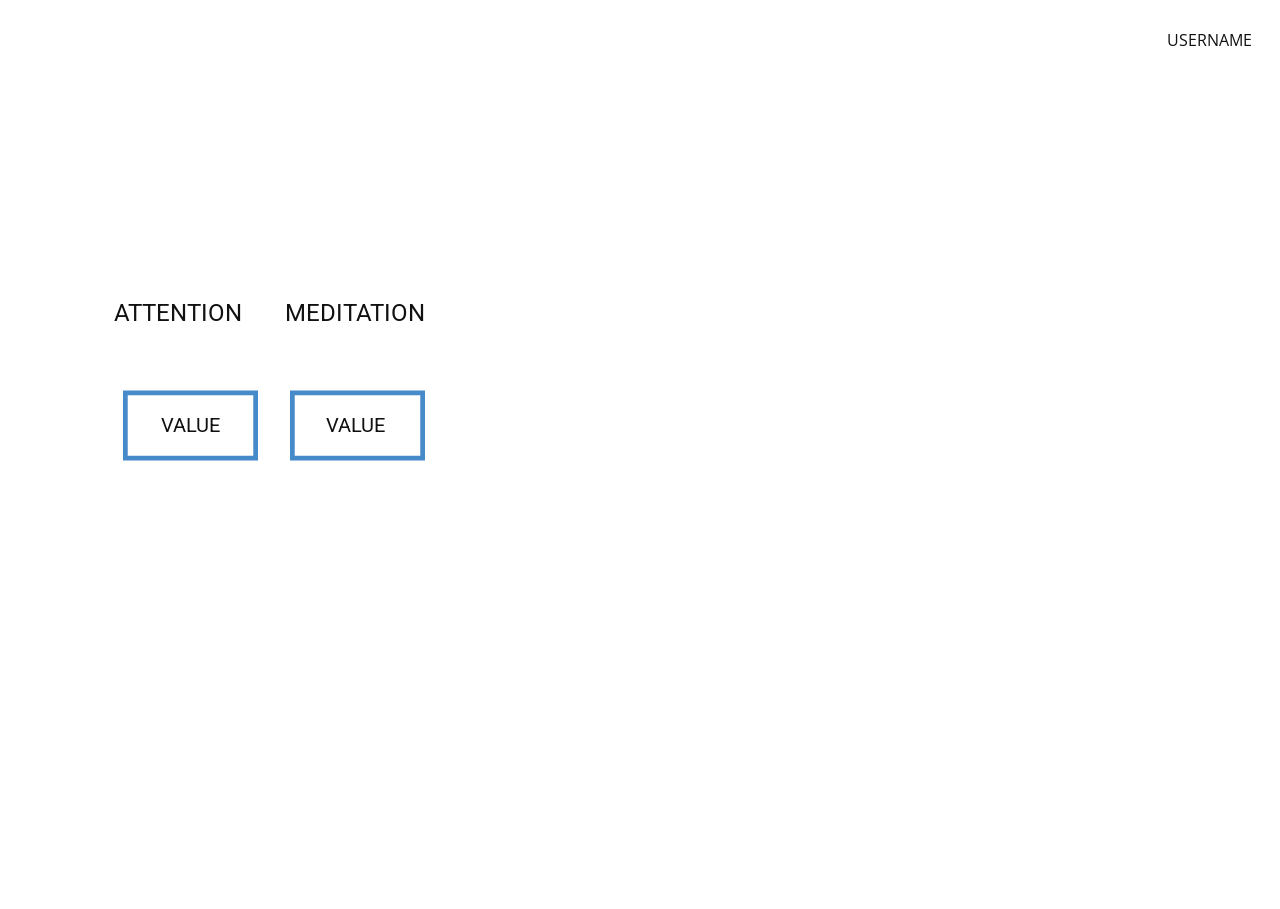
<file: MeetingWebsite/index.html>
<!DOCTYPE html>
<html style="font-size: 16px;">
  <head>
    <meta name="viewport" content="width=device-width, initial-scale=1.0">
    <meta charset="utf-8">
    <meta name="keywords" content="">
    <meta name="description" content="">
    <meta name="page_type" content="np-template-header-footer-from-plugin">
    <title>Home</title>
    <link rel="stylesheet" href="nicepage.css" media="screen">
<link rel="stylesheet" href="Home.css" media="screen">
    <script class="u-script" type="text/javascript" src="jquery.js" defer=""></script>
    <script class="u-script" type="text/javascript" src="nicepage.js" defer=""></script>
    <meta name="generator" content="Nicepage 3.9.3, nicepage.com">
    <link id="u-theme-google-font" rel="stylesheet" href="https://fonts.googleapis.com/css?family=Roboto:100,100i,300,300i,400,400i,500,500i,700,700i,900,900i|Open+Sans:300,300i,400,400i,600,600i,700,700i,800,800i">
    
    
    <script type="application/ld+json">{
		"@context": "http://schema.org",
		"@type": "Organization",
		"name": "",
		"url": "index.html"
}</script>
    <meta property="og:title" content="Home">
    <meta property="og:type" content="website">
    <meta name="theme-color" content="#478ac9">
    <link rel="canonical" href="index.html">
    <meta property="og:url" content="index.html">
  </head>
  <body data-home-page="Home.html" data-home-page-title="Home" class="u-body"><header class="u-clearfix u-header u-header" id="sec-f636"><div class="u-clearfix u-sheet u-sheet-1">
        <nav class="u-menu u-menu-dropdown u-offcanvas u-menu-1">
          <div class="menu-collapse" style="font-size: 1rem; letter-spacing: 0px;">
            <a class="u-button-style u-custom-left-right-menu-spacing u-custom-padding-bottom u-custom-top-bottom-menu-spacing u-nav-link u-text-active-palette-1-base u-text-hover-palette-2-base" href="#">
              <svg><use xmlns:xlink="http://www.w3.org/1999/xlink" xlink:href="#menu-hamburger"></use></svg>
              <svg version="1.1" xmlns="http://www.w3.org/2000/svg" xmlns:xlink="http://www.w3.org/1999/xlink"><defs><symbol id="menu-hamburger" viewBox="0 0 16 16" style="width: 16px; height: 16px;"><rect y="1" width="16" height="2"></rect><rect y="7" width="16" height="2"></rect><rect y="13" width="16" height="2"></rect>
</symbol>
</defs></svg>
            </a>
          </div>
          <div class="u-custom-menu u-nav-container">
            <ul class="u-nav u-unstyled u-nav-1"><li class="u-nav-item"><a class="u-button-style u-nav-link u-text-active-palette-1-base u-text-hover-palette-2-base" href="USERNAME.html" style="padding: 10px 20px;">USERNAME</a>
</li></ul>
          </div>
          <div class="u-custom-menu u-nav-container-collapse">
            <div class="u-black u-container-style u-inner-container-layout u-opacity u-opacity-95 u-sidenav">
              <div class="u-sidenav-overflow">
                <div class="u-menu-close"></div>
                <ul class="u-align-center u-nav u-popupmenu-items u-unstyled u-nav-2"><li class="u-nav-item"><a class="u-button-style u-nav-link" href="USERNAME.html" style="padding: 10px 20px;">USERNAME</a>
</li></ul>
              </div>
            </div>
            <div class="u-black u-menu-overlay u-opacity u-opacity-70"></div>
          </div>
        </nav>
      </div></header>
    <section class="u-clearfix u-section-1" id="sec-ada6">
      <div class="u-clearfix u-sheet u-sheet-1">
        <div class="u-clearfix u-expanded-width u-layout-wrap u-layout-wrap-1">
          <div class="u-layout">
            <div class="u-layout-row">
              <div class="u-container-style u-layout-cell u-size-23 u-layout-cell-1">
                <div class="u-container-layout u-container-layout-1">
                  <h3 class="u-text u-text-default u-text-1">ATTENTION</h3>
                  <h3 class="u-text u-text-default u-text-2">MEDITATION</h3><span class="u-icon u-icon-circle u-text-palette-1-base u-icon-1"><svg class="u-svg-link" preserveAspectRatio="xMidYMin slice" viewBox="0 0 85.666 85.666" style=""><use xmlns:xlink="http://www.w3.org/1999/xlink" xlink:href="#svg-0c69"></use></svg><svg class="u-svg-content" viewBox="0 0 85.666 85.666" x="0px" y="0px" id="svg-0c69" style="enable-background:new 0 0 85.666 85.666;"><g><g><path d="M85.666,64.999H0V20.667h85.666V64.999z M3,61.999h79.666V23.667H3V61.999z"></path>
</g>
</g></svg></span><span class="u-icon u-icon-circle u-text-palette-1-base u-icon-2"><svg class="u-svg-link" preserveAspectRatio="xMidYMin slice" viewBox="0 0 85.666 85.666" style=""><use xmlns:xlink="http://www.w3.org/1999/xlink" xlink:href="#svg-f084"></use></svg><svg class="u-svg-content" viewBox="0 0 85.666 85.666" x="0px" y="0px" id="svg-f084" style="enable-background:new 0 0 85.666 85.666;"><g><g><path d="M85.666,64.999H0V20.667h85.666V64.999z M3,61.999h79.666V23.667H3V61.999z"></path>
</g>
</g></svg></span>
                  <h5 class="u-text u-text-default u-text-3">VALUE</h5>
                  <h5 class="u-text u-text-default u-text-4">VALUE</h5>
                </div>
              </div>
              <div class="u-container-style u-layout-cell u-size-37 u-layout-cell-2">
                <div class="u-container-layout u-container-layout-2">
                  <div class="u-clearfix u-custom-html u-custom-html-1">
                    <iframe src="https://en.wikipedia.org/wiki/Computer" width="100%" height="600" style="border:none;"></iframe>
                  </div>
                </div>
              </div>
            </div>
          </div>
        </div>
      </div>
    </section>
    
    
    
  </body>
</html>
</file>
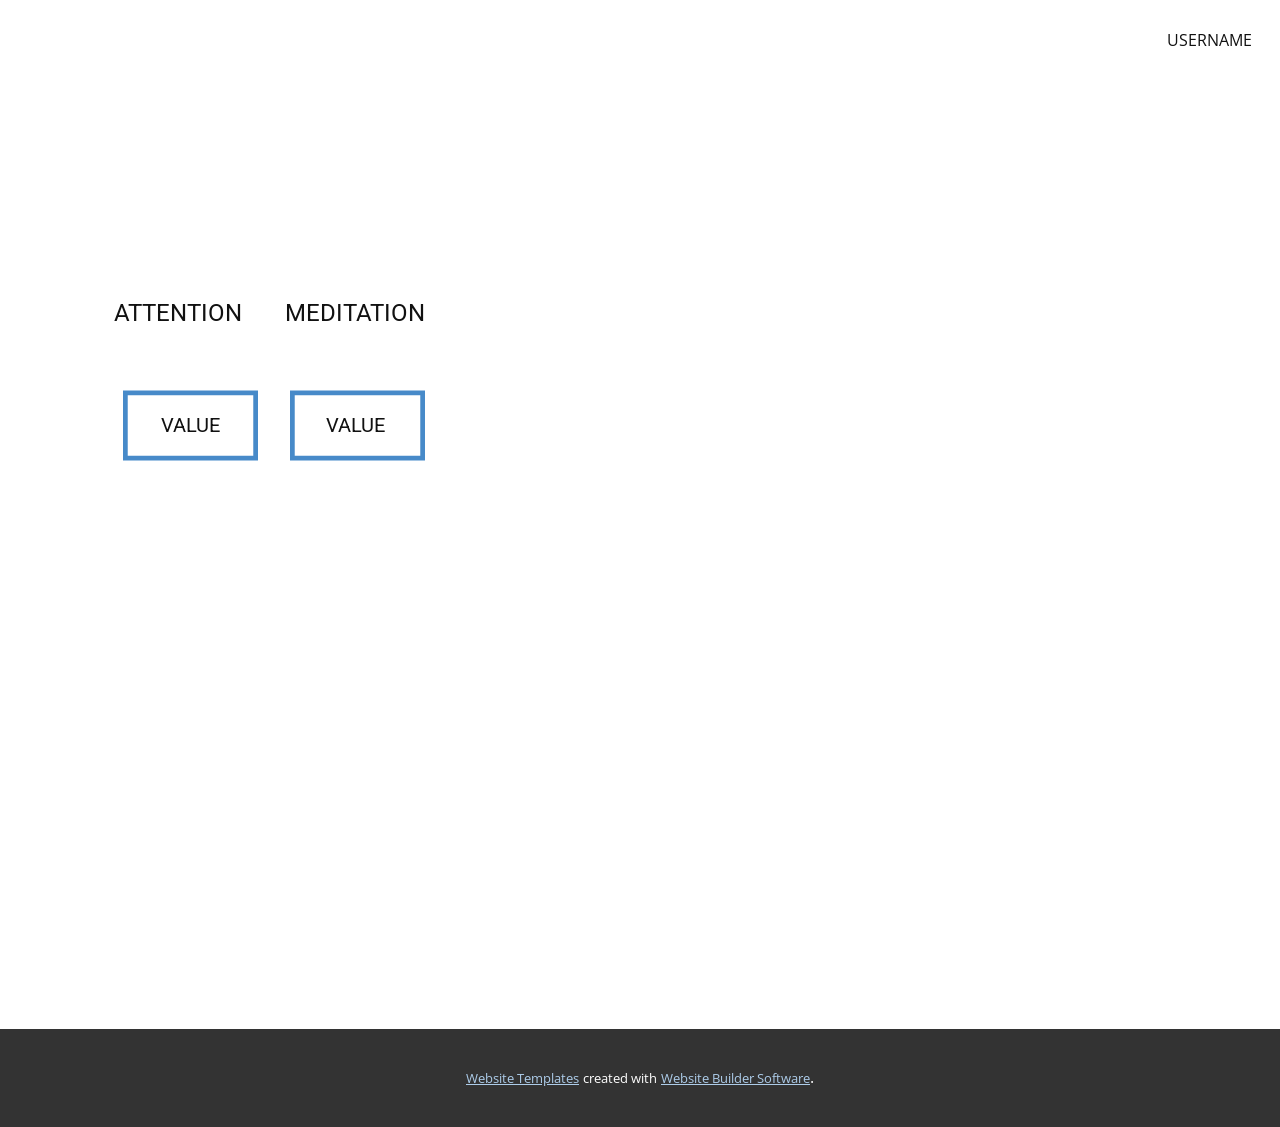
<file: MeetingWebsite/Home.html>
<!DOCTYPE html>
<html style="font-size: 16px;">
  <head>
    <meta name="viewport" content="width=device-width, initial-scale=1.0">
    <meta charset="utf-8">
    <meta name="keywords" content="">
    <meta name="description" content="">
    <meta name="page_type" content="np-template-header-footer-from-plugin">
    <title>Home</title>
    <link rel="stylesheet" href="nicepage.css" media="screen">
<link rel="stylesheet" href="Home.css" media="screen">
    <script class="u-script" type="text/javascript" src="jquery.js" defer=""></script>
    <script class="u-script" type="text/javascript" src="nicepage.js" defer=""></script>
    <meta name="generator" content="Nicepage 3.9.3, nicepage.com">
    <link id="u-theme-google-font" rel="stylesheet" href="https://fonts.googleapis.com/css?family=Roboto:100,100i,300,300i,400,400i,500,500i,700,700i,900,900i|Open+Sans:300,300i,400,400i,600,600i,700,700i,800,800i">
    
    
    <script type="application/ld+json">{
		"@context": "http://schema.org",
		"@type": "Organization",
		"name": "",
		"url": "index.html"
}</script>
    <meta property="og:title" content="Home">
    <meta property="og:type" content="website">
    <meta name="theme-color" content="#478ac9">
    <link rel="canonical" href="index.html">
    <meta property="og:url" content="index.html">
  </head>
  <body class="u-body"><header class="u-clearfix u-header u-header" id="sec-f636"><div class="u-clearfix u-sheet u-sheet-1">
        <nav class="u-menu u-menu-dropdown u-offcanvas u-menu-1">
          <div class="menu-collapse" style="font-size: 1rem; letter-spacing: 0px;">
            <a class="u-button-style u-custom-left-right-menu-spacing u-custom-padding-bottom u-custom-top-bottom-menu-spacing u-nav-link u-text-active-palette-1-base u-text-hover-palette-2-base" href="#">
              <svg><use xmlns:xlink="http://www.w3.org/1999/xlink" xlink:href="#menu-hamburger"></use></svg>
              <svg version="1.1" xmlns="http://www.w3.org/2000/svg" xmlns:xlink="http://www.w3.org/1999/xlink"><defs><symbol id="menu-hamburger" viewBox="0 0 16 16" style="width: 16px; height: 16px;"><rect y="1" width="16" height="2"></rect><rect y="7" width="16" height="2"></rect><rect y="13" width="16" height="2"></rect>
</symbol>
</defs></svg>
            </a>
          </div>
          <div class="u-custom-menu u-nav-container">
            <ul class="u-nav u-unstyled u-nav-1"><li class="u-nav-item"><a class="u-button-style u-nav-link u-text-active-palette-1-base u-text-hover-palette-2-base" href="USERNAME.html" style="padding: 10px 20px;">USERNAME</a>
</li></ul>
          </div>
          <div class="u-custom-menu u-nav-container-collapse">
            <div class="u-black u-container-style u-inner-container-layout u-opacity u-opacity-95 u-sidenav">
              <div class="u-sidenav-overflow">
                <div class="u-menu-close"></div>
                <ul class="u-align-center u-nav u-popupmenu-items u-unstyled u-nav-2"><li class="u-nav-item"><a class="u-button-style u-nav-link" href="USERNAME.html" style="padding: 10px 20px;">USERNAME</a>
</li></ul>
              </div>
            </div>
            <div class="u-black u-menu-overlay u-opacity u-opacity-70"></div>
          </div>
        </nav>
      </div></header>
    <section class="u-clearfix u-section-1" id="sec-ada6">
      <div class="u-clearfix u-sheet u-sheet-1">
        <div class="u-clearfix u-expanded-width u-layout-wrap u-layout-wrap-1">
          <div class="u-layout">
            <div class="u-layout-row">
              <div class="u-container-style u-layout-cell u-size-23 u-layout-cell-1">
                <div class="u-container-layout u-container-layout-1">
                  <h3 class="u-text u-text-default u-text-1">ATTENTION</h3>
                  <h3 class="u-text u-text-default u-text-2">MEDITATION</h3><span class="u-icon u-icon-circle u-text-palette-1-base u-icon-1"><svg class="u-svg-link" preserveAspectRatio="xMidYMin slice" viewBox="0 0 85.666 85.666" style=""><use xmlns:xlink="http://www.w3.org/1999/xlink" xlink:href="#svg-0c69"></use></svg><svg class="u-svg-content" viewBox="0 0 85.666 85.666" x="0px" y="0px" id="svg-0c69" style="enable-background:new 0 0 85.666 85.666;"><g><g><path d="M85.666,64.999H0V20.667h85.666V64.999z M3,61.999h79.666V23.667H3V61.999z"></path>
</g>
</g></svg></span><span class="u-icon u-icon-circle u-text-palette-1-base u-icon-2"><svg class="u-svg-link" preserveAspectRatio="xMidYMin slice" viewBox="0 0 85.666 85.666" style=""><use xmlns:xlink="http://www.w3.org/1999/xlink" xlink:href="#svg-f084"></use></svg><svg class="u-svg-content" viewBox="0 0 85.666 85.666" x="0px" y="0px" id="svg-f084" style="enable-background:new 0 0 85.666 85.666;"><g><g><path d="M85.666,64.999H0V20.667h85.666V64.999z M3,61.999h79.666V23.667H3V61.999z"></path>
</g>
</g></svg></span>
                  <h5 class="u-text u-text-default u-text-3">VALUE</h5>
                  <h5 class="u-text u-text-default u-text-4">VALUE</h5>
                </div>
              </div>
              <div class="u-container-style u-layout-cell u-size-37 u-layout-cell-2">
                <div class="u-container-layout u-container-layout-2">
                  <div class="u-clearfix u-custom-html u-custom-html-1">
                    <iframe src="https://en.wikipedia.org/wiki/Computer" width="100%" height="600" style="border:none;"></iframe>
                  </div>
                </div>
              </div>
            </div>
          </div>
        </div>
      </div>
    </section>
    
    
    <footer class="u-align-left u-clearfix u-footer" id="sec-f1f1"><div class="u-clearfix u-sheet u-sheet-1"></div></footer>
    <section class="u-backlink u-clearfix u-grey-80">
      <a class="u-link" href="https://nicepage.com/website-templates" target="_blank">
        <span>Website Templates</span>
      </a>
      <p class="u-text">
        <span>created with</span>
      </p>
      <a class="u-link" href="https://nicepage.com/" target="_blank">
        <span>Website Builder Software</span>
      </a>. 
    </section>
  </body>
</html>
</file>
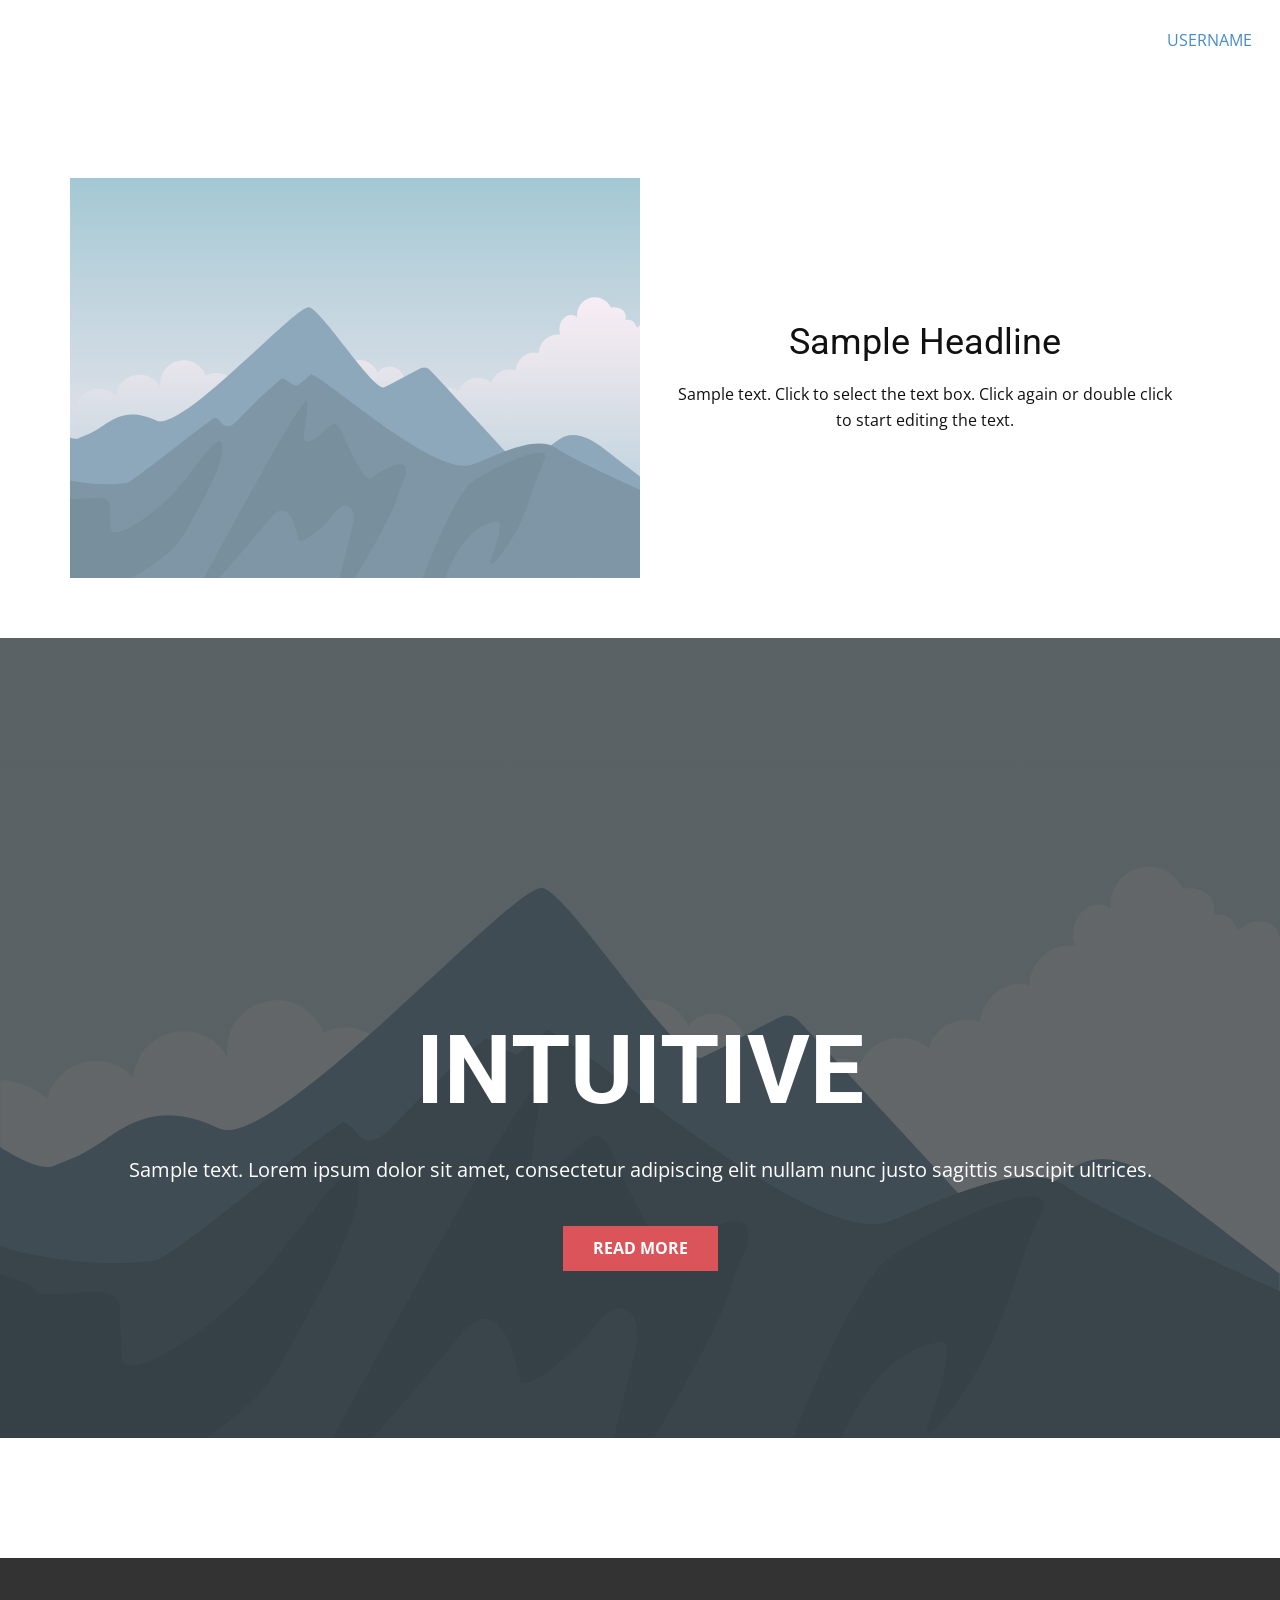
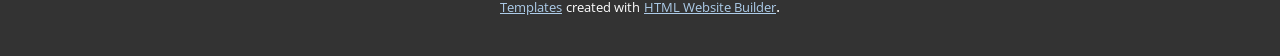
<file: MeetingWebsite/USERNAME.html>
<!DOCTYPE html>
<html style="font-size: 16px;">
  <head>
    <meta name="viewport" content="width=device-width, initial-scale=1.0">
    <meta charset="utf-8">
    <meta name="keywords" content="INTUITIVE">
    <meta name="description" content="">
    <meta name="page_type" content="np-template-header-footer-from-plugin">
    <title>USERNAME</title>
    <link rel="stylesheet" href="nicepage.css" media="screen">
<link rel="stylesheet" href="USERNAME.css" media="screen">
    <script class="u-script" type="text/javascript" src="jquery.js" defer=""></script>
    <script class="u-script" type="text/javascript" src="nicepage.js" defer=""></script>
    <meta name="generator" content="Nicepage 3.9.3, nicepage.com">
    <link id="u-theme-google-font" rel="stylesheet" href="https://fonts.googleapis.com/css?family=Roboto:100,100i,300,300i,400,400i,500,500i,700,700i,900,900i|Open+Sans:300,300i,400,400i,600,600i,700,700i,800,800i">
    
    
    
    <script type="application/ld+json">{
		"@context": "http://schema.org",
		"@type": "Organization",
		"name": "",
		"url": "index.html"
}</script>
    <meta property="og:title" content="USERNAME">
    <meta property="og:type" content="website">
    <meta name="theme-color" content="#478ac9">
    <link rel="canonical" href="index.html">
    <meta property="og:url" content="index.html">
  </head>
  <body class="u-body"><header class="u-clearfix u-header u-header" id="sec-f636"><div class="u-clearfix u-sheet u-sheet-1">
        <nav class="u-menu u-menu-dropdown u-offcanvas u-menu-1">
          <div class="menu-collapse" style="font-size: 1rem; letter-spacing: 0px;">
            <a class="u-button-style u-custom-left-right-menu-spacing u-custom-padding-bottom u-custom-top-bottom-menu-spacing u-nav-link u-text-active-palette-1-base u-text-hover-palette-2-base" href="#">
              <svg><use xmlns:xlink="http://www.w3.org/1999/xlink" xlink:href="#menu-hamburger"></use></svg>
              <svg version="1.1" xmlns="http://www.w3.org/2000/svg" xmlns:xlink="http://www.w3.org/1999/xlink"><defs><symbol id="menu-hamburger" viewBox="0 0 16 16" style="width: 16px; height: 16px;"><rect y="1" width="16" height="2"></rect><rect y="7" width="16" height="2"></rect><rect y="13" width="16" height="2"></rect>
</symbol>
</defs></svg>
            </a>
          </div>
          <div class="u-custom-menu u-nav-container">
            <ul class="u-nav u-unstyled u-nav-1"><li class="u-nav-item"><a class="u-button-style u-nav-link u-text-active-palette-1-base u-text-hover-palette-2-base" href="USERNAME.html" style="padding: 10px 20px;">USERNAME</a>
</li></ul>
          </div>
          <div class="u-custom-menu u-nav-container-collapse">
            <div class="u-black u-container-style u-inner-container-layout u-opacity u-opacity-95 u-sidenav">
              <div class="u-sidenav-overflow">
                <div class="u-menu-close"></div>
                <ul class="u-align-center u-nav u-popupmenu-items u-unstyled u-nav-2"><li class="u-nav-item"><a class="u-button-style u-nav-link" href="USERNAME.html" style="padding: 10px 20px;">USERNAME</a>
</li></ul>
              </div>
            </div>
            <div class="u-black u-menu-overlay u-opacity u-opacity-70"></div>
          </div>
        </nav>
      </div></header>
    <section class="u-clearfix u-section-1" id="sec-f91e">
      <div class="u-clearfix u-sheet u-sheet-1">
        <div class="u-clearfix u-expanded-width u-layout-wrap u-layout-wrap-1">
          <div class="u-layout">
            <div class="u-layout-row">
              <div class="u-container-style u-image u-layout-cell u-size-30 u-image-1" data-image-width="400" data-image-height="265">
                <div class="u-container-layout u-container-layout-1"></div>
              </div>
              <div class="u-align-center u-container-style u-layout-cell u-size-30 u-layout-cell-2">
                <div class="u-container-layout u-valign-middle u-container-layout-2">
                  <h2 class="u-text u-text-default u-text-1">Sample Headline</h2>
                  <p class="u-text u-text-default u-text-2">Sample text. Click to select the text box. Click again or double click to start editing the text.</p>
                </div>
              </div>
            </div>
          </div>
        </div>
      </div>
    </section>
    <section class="u-align-center u-clearfix u-image u-shading u-section-2" src="" data-image-width="256" data-image-height="256" id="sec-c9ed">
      <div class="u-clearfix u-sheet u-valign-middle u-sheet-1">
        <h1 class="u-text u-title u-text-1">INTUITIVE</h1>
        <p class="u-large-text u-text u-text-variant u-text-2">Sample text. Lorem ipsum dolor sit amet, consectetur adipiscing elit nullam nunc justo sagittis suscipit ultrices.</p>
        <a href="#" class="u-btn u-button-style u-palette-2-base u-btn-1">Read More</a>
      </div>
    </section>
    
    
    <footer class="u-align-left u-clearfix u-footer" id="sec-f1f1"><div class="u-clearfix u-sheet u-sheet-1"></div></footer>
    <section class="u-backlink u-clearfix u-grey-80">
      <a class="u-link" href="https://nicepage.com/templates" target="_blank">
        <span>Templates</span>
      </a>
      <p class="u-text">
        <span>created with</span>
      </p>
      <a class="u-link" href="https://nicepage.com/html-website-builder" target="_blank">
        <span>HTML Website Builder</span>
      </a>. 
    </section>
  </body>
</html>
</file>
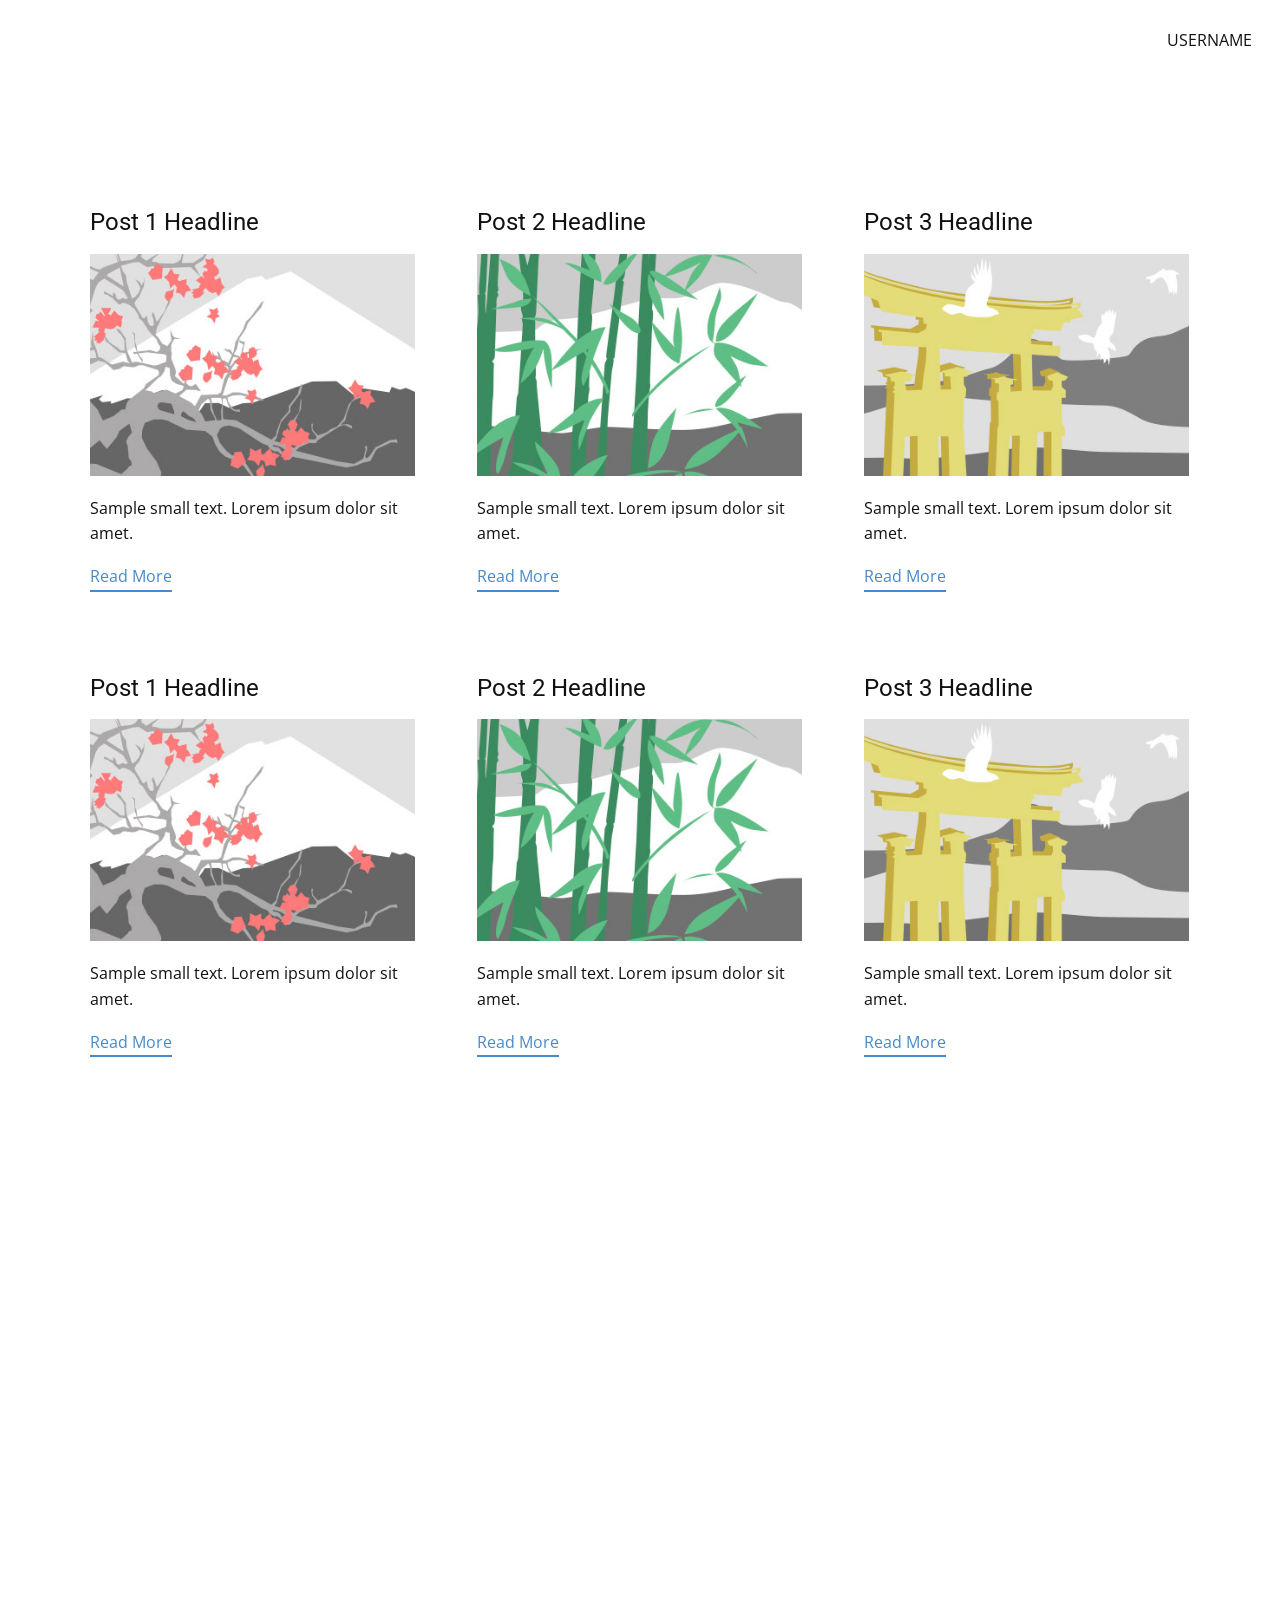
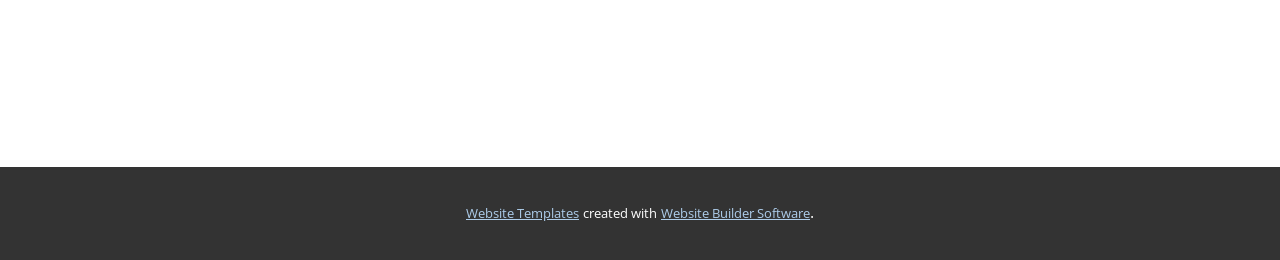
<file: MeetingWebsite/blog/blog.html>
<html style="font-size: 16px;"><head>
    <meta name="viewport" content="width=device-width, initial-scale=1.0">
    <meta charset="utf-8">
    <meta name="keywords" content="">
    <meta name="description" content="">
    <meta name="page_type" content="np-template-header-footer-from-plugin">
    <title>Blog Template</title>
    <link rel="stylesheet" href="../nicepage.css" media="screen">
<link rel="stylesheet" href="../Blog-Template.css" media="screen">
    <script class="u-script" type="text/javascript" src="../jquery.js" defer=""></script>
    <script class="u-script" type="text/javascript" src="../nicepage.js" defer=""></script>
    <meta name="generator" content="Nicepage 3.9.3, nicepage.com">
    <link id="u-theme-google-font" rel="stylesheet" href="https://fonts.googleapis.com/css?family=Roboto:100,100i,300,300i,400,400i,500,500i,700,700i,900,900i|Open+Sans:300,300i,400,400i,600,600i,700,700i,800,800i">
    
    
    
    <script type="application/ld+json">{
		"@context": "http://schema.org",
		"@type": "Organization",
		"name": "",
		"url": "index.html"
}</script>
    <meta property="og:title" content="Blog Template">
    <meta property="og:type" content="website">
    <meta name="theme-color" content="#478ac9">
    <link rel="canonical" href="../index.html">
    <meta property="og:url" content="index.html">
  </head>
  <body class="u-body"><header class="u-clearfix u-header u-header" id="sec-f636"><div class="u-clearfix u-sheet u-sheet-1">
        <nav class="u-menu u-menu-dropdown u-offcanvas u-menu-1">
          <div class="menu-collapse" style="font-size: 1rem; letter-spacing: 0px;">
            <a class="u-button-style u-custom-left-right-menu-spacing u-custom-padding-bottom u-custom-top-bottom-menu-spacing u-nav-link u-text-active-palette-1-base u-text-hover-palette-2-base" href="#">
              <svg><use xmlns:xlink="http://www.w3.org/1999/xlink" xlink:href="#menu-hamburger"></use></svg>
              <svg version="1.1" xmlns="http://www.w3.org/2000/svg" xmlns:xlink="http://www.w3.org/1999/xlink"><defs><symbol id="menu-hamburger" viewBox="0 0 16 16" style="width: 16px; height: 16px;"><rect y="1" width="16" height="2"></rect><rect y="7" width="16" height="2"></rect><rect y="13" width="16" height="2"></rect>
</symbol>
</defs></svg>
            </a>
          </div>
          <div class="u-custom-menu u-nav-container">
            <ul class="u-nav u-unstyled u-nav-1"><li class="u-nav-item"><a class="u-button-style u-nav-link u-text-active-palette-1-base u-text-hover-palette-2-base" href="../USERNAME.html" style="padding: 10px 20px;">USERNAME</a>
</li></ul>
          </div>
          <div class="u-custom-menu u-nav-container-collapse">
            <div class="u-black u-container-style u-inner-container-layout u-opacity u-opacity-95 u-sidenav">
              <div class="u-sidenav-overflow">
                <div class="u-menu-close"></div>
                <ul class="u-align-center u-nav u-popupmenu-items u-unstyled u-nav-2"><li class="u-nav-item"><a class="u-button-style u-nav-link" href="../USERNAME.html" style="padding: 10px 20px;">USERNAME</a>
</li></ul>
              </div>
            </div>
            <div class="u-black u-menu-overlay u-opacity u-opacity-70"></div>
          </div>
        </nav>
      </div></header>
    <section class="u-clearfix u-section-1" id="sec-92e3">
      <div class="u-clearfix u-sheet u-valign-middle u-sheet-1"><!--blog--><!--blog_options_json--><!--{"type":"Recent","source":"","tags":"","count":""}--><!--/blog_options_json-->
        <div class="u-blog u-expanded-width u-repeater u-repeater-1"><!--blog_post-->
          <div class="u-blog-post u-container-style u-repeater-item u-white u-repeater-item-1">
            <div class="u-container-layout u-similar-container u-valign-top u-container-layout-1"><!--blog_post_header-->
              <h4 class="u-blog-control u-text u-text-1">
                <a class="u-post-header-link" href="../blog/post.html"><!--blog_post_header_content-->Post 1 Headline<!--/blog_post_header_content--></a>
              </h4><!--/blog_post_header--><!--blog_post_image-->
              <a class="u-post-header-link" href="../blog/post.html"><img alt="" class="u-blog-control u-expanded-width u-image u-image-default u-image-1" src="[data-uri]"></a><!--/blog_post_image--><!--blog_post_content-->
              <div class="u-blog-control u-post-content u-text u-text-2 fr-view">Sample small text. Lorem ipsum dolor sit amet.</div><!--/blog_post_content--><!--blog_post_readmore-->
              <a href="../blog/post.html" class="u-blog-control u-border-2 u-border-palette-1-base u-btn u-btn-rectangle u-button-style u-none u-btn-1"><!--blog_post_readmore_content-->Read More<!--/blog_post_readmore_content--></a><!--/blog_post_readmore-->
            </div>
          </div><div class="u-blog-post u-container-style u-repeater-item u-video-cover u-white">
            <div class="u-container-layout u-similar-container u-valign-top u-container-layout-2"><!--blog_post_header-->
              <h4 class="u-blog-control u-text u-text-3">
                <a class="u-post-header-link" href="../blog/post-1.html"><!--blog_post_header_content-->Post 2 Headline<!--/blog_post_header_content--></a>
              </h4><!--/blog_post_header--><!--blog_post_image-->
              <a class="u-post-header-link" href="../blog/post-1.html"><img alt="" class="u-blog-control u-expanded-width u-image u-image-default u-image-2" src="[data-uri]"></a><!--/blog_post_image--><!--blog_post_content-->
              <div class="u-blog-control u-post-content u-text u-text-4 fr-view">Sample small text. Lorem ipsum dolor sit amet.</div><!--/blog_post_content--><!--blog_post_readmore-->
              <a href="../blog/post-1.html" class="u-blog-control u-border-2 u-border-palette-1-base u-btn u-btn-rectangle u-button-style u-none u-btn-2"><!--blog_post_readmore_content-->Read More<!--/blog_post_readmore_content--></a><!--/blog_post_readmore-->
            </div>
          </div><div class="u-blog-post u-container-style u-repeater-item u-video-cover u-white">
            <div class="u-container-layout u-similar-container u-valign-top u-container-layout-3"><!--blog_post_header-->
              <h4 class="u-blog-control u-text u-text-5">
                <a class="u-post-header-link" href="../blog/post-2.html"><!--blog_post_header_content-->Post 3 Headline<!--/blog_post_header_content--></a>
              </h4><!--/blog_post_header--><!--blog_post_image-->
              <a class="u-post-header-link" href="../blog/post-2.html"><img alt="" class="u-blog-control u-expanded-width u-image u-image-default u-image-3" src="[data-uri]"></a><!--/blog_post_image--><!--blog_post_content-->
              <div class="u-blog-control u-post-content u-text u-text-6 fr-view">Sample small text. Lorem ipsum dolor sit amet.</div><!--/blog_post_content--><!--blog_post_readmore-->
              <a href="../blog/post-2.html" class="u-blog-control u-border-2 u-border-palette-1-base u-btn u-btn-rectangle u-button-style u-none u-btn-3"><!--blog_post_readmore_content-->Read More<!--/blog_post_readmore_content--></a><!--/blog_post_readmore-->
            </div>
          </div><div class="u-blog-post u-container-style u-repeater-item u-white u-repeater-item-1">
            <div class="u-container-layout u-similar-container u-valign-top u-container-layout-1"><!--blog_post_header-->
              <h4 class="u-blog-control u-text u-text-1">
                <a class="u-post-header-link" href="../blog/post-3.html"><!--blog_post_header_content-->Post 1 Headline<!--/blog_post_header_content--></a>
              </h4><!--/blog_post_header--><!--blog_post_image-->
              <a class="u-post-header-link" href="../blog/post-3.html"><img alt="" class="u-blog-control u-expanded-width u-image u-image-default u-image-1" src="[data-uri]"></a><!--/blog_post_image--><!--blog_post_content-->
              <div class="u-blog-control u-post-content u-text u-text-2 fr-view">Sample small text. Lorem ipsum dolor sit amet.</div><!--/blog_post_content--><!--blog_post_readmore-->
              <a href="../blog/post-3.html" class="u-blog-control u-border-2 u-border-palette-1-base u-btn u-btn-rectangle u-button-style u-none u-btn-1"><!--blog_post_readmore_content-->Read More<!--/blog_post_readmore_content--></a><!--/blog_post_readmore-->
            </div>
          </div><div class="u-blog-post u-container-style u-repeater-item u-video-cover u-white">
            <div class="u-container-layout u-similar-container u-valign-top u-container-layout-2"><!--blog_post_header-->
              <h4 class="u-blog-control u-text u-text-3">
                <a class="u-post-header-link" href="../blog/post-4.html"><!--blog_post_header_content-->Post 2 Headline<!--/blog_post_header_content--></a>
              </h4><!--/blog_post_header--><!--blog_post_image-->
              <a class="u-post-header-link" href="../blog/post-4.html"><img alt="" class="u-blog-control u-expanded-width u-image u-image-default u-image-2" src="[data-uri]"></a><!--/blog_post_image--><!--blog_post_content-->
              <div class="u-blog-control u-post-content u-text u-text-4 fr-view">Sample small text. Lorem ipsum dolor sit amet.</div><!--/blog_post_content--><!--blog_post_readmore-->
              <a href="../blog/post-4.html" class="u-blog-control u-border-2 u-border-palette-1-base u-btn u-btn-rectangle u-button-style u-none u-btn-2"><!--blog_post_readmore_content-->Read More<!--/blog_post_readmore_content--></a><!--/blog_post_readmore-->
            </div>
          </div><div class="u-blog-post u-container-style u-repeater-item u-video-cover u-white">
            <div class="u-container-layout u-similar-container u-valign-top u-container-layout-3"><!--blog_post_header-->
              <h4 class="u-blog-control u-text u-text-5">
                <a class="u-post-header-link" href="../blog/post-5.html"><!--blog_post_header_content-->Post 3 Headline<!--/blog_post_header_content--></a>
              </h4><!--/blog_post_header--><!--blog_post_image-->
              <a class="u-post-header-link" href="../blog/post-5.html"><img alt="" class="u-blog-control u-expanded-width u-image u-image-default u-image-3" src="[data-uri]"></a><!--/blog_post_image--><!--blog_post_content-->
              <div class="u-blog-control u-post-content u-text u-text-6 fr-view">Sample small text. Lorem ipsum dolor sit amet.</div><!--/blog_post_content--><!--blog_post_readmore-->
              <a href="../blog/post-5.html" class="u-blog-control u-border-2 u-border-palette-1-base u-btn u-btn-rectangle u-button-style u-none u-btn-3"><!--blog_post_readmore_content-->Read More<!--/blog_post_readmore_content--></a><!--/blog_post_readmore-->
            </div>
          </div><!--/blog_post--><!--blog_post-->
          <!--/blog_post--><!--blog_post-->
          <!--/blog_post-->
        </div><!--/blog-->
      </div>
    </section>
    <section class="u-clearfix u-section-2" id="sec-48f8">
      <div class="u-clearfix u-sheet u-sheet-1"></div>
    </section>
    
    
    <footer class="u-align-left u-clearfix u-footer" id="sec-f1f1"><div class="u-clearfix u-sheet u-sheet-1"></div></footer>
    <section class="u-backlink u-clearfix u-grey-80">
      <a class="u-link" href="https://nicepage.com/website-templates" target="_blank">
        <span>Website Templates</span>
      </a>
      <p class="u-text">
        <span>created with</span>
      </p>
      <a class="u-link" href="https://nicepage.com/" target="_blank">
        <span>Website Builder Software</span>
      </a>. 
    </section>
  
</body></html>
</file>
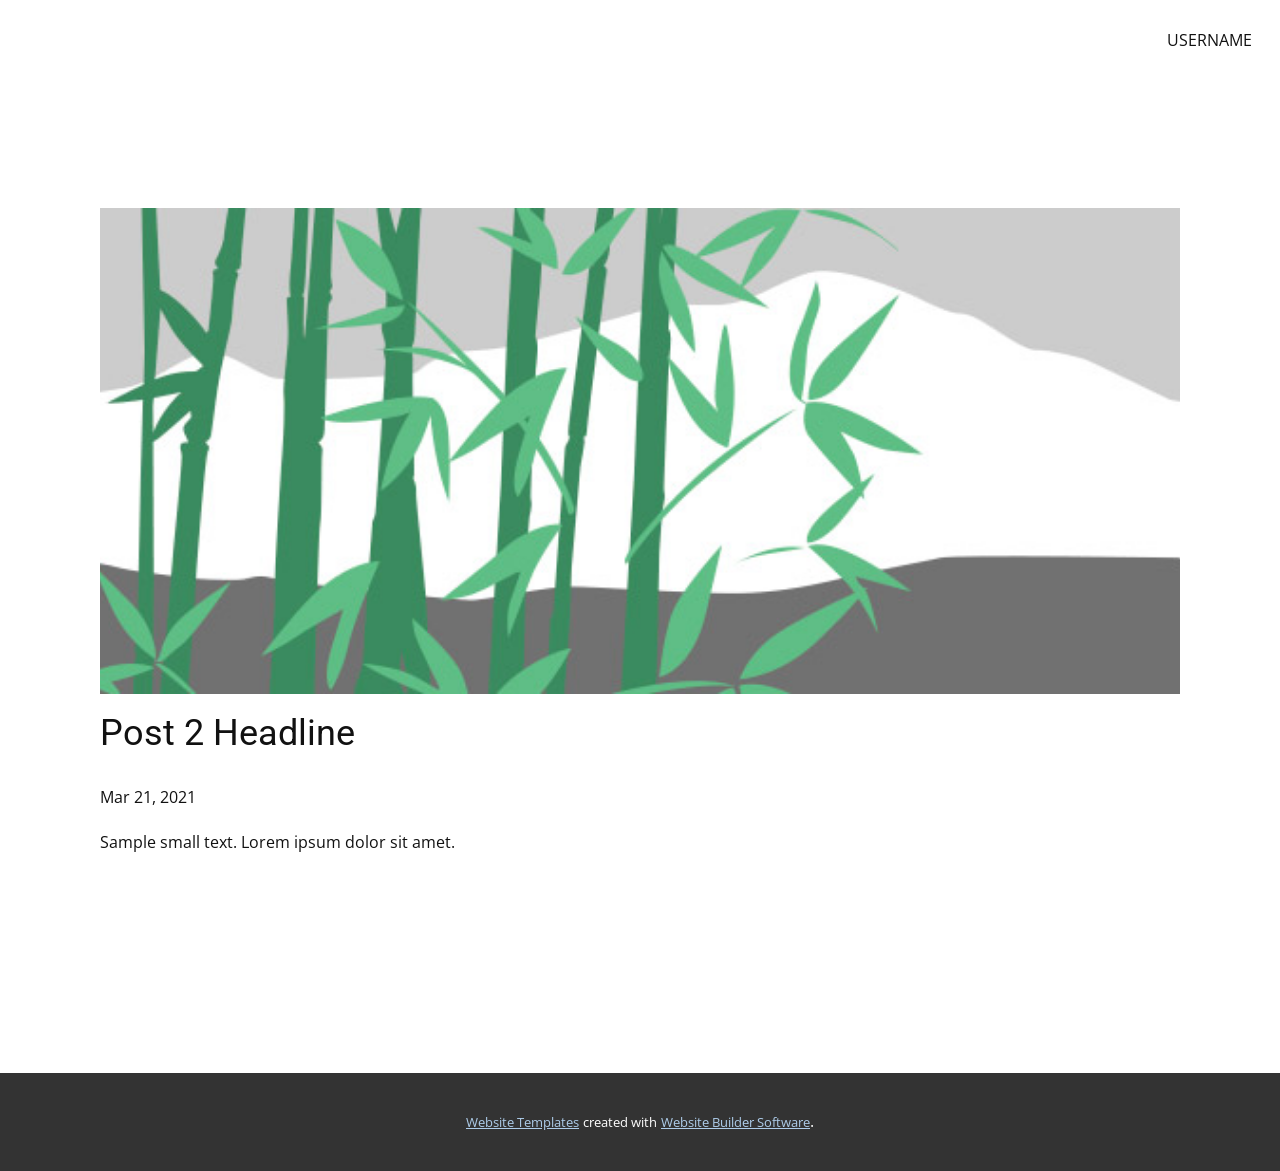
<file: MeetingWebsite/blog/post-1.html>
<!doctype html>
<html style="font-size: 16px;"><head>
    <meta name="viewport" content="width=device-width, initial-scale=1.0">
    <meta charset="utf-8">
    <meta name="keywords" content="Post 1 Headline">
    <meta name="description" content="">
    <meta name="page_type" content="np-template-header-footer-from-plugin">
    <title>Post 2 Headline</title>
    <link rel="stylesheet" href="../nicepage.css" media="screen">
<link rel="stylesheet" href="../Post-Template.css" media="screen">
    <script class="u-script" type="text/javascript" src="../jquery.js" defer=""></script>
    <script class="u-script" type="text/javascript" src="../nicepage.js" defer=""></script>
    <meta name="generator" content="Nicepage 3.9.3, nicepage.com">
    <link id="u-theme-google-font" rel="stylesheet" href="https://fonts.googleapis.com/css?family=Roboto:100,100i,300,300i,400,400i,500,500i,700,700i,900,900i|Open+Sans:300,300i,400,400i,600,600i,700,700i,800,800i">
    
    
    <script type="application/ld+json">{
		"@context": "http://schema.org",
		"@type": "Organization",
		"name": "",
		"url": "index.html"
}</script>
    <meta property="og:title" content="Post Template">
    <meta property="og:type" content="website">
    <meta name="theme-color" content="#478ac9">
    <link rel="canonical" href="../index.html">
    <meta property="og:url" content="index.html">
  </head>
  <body class="u-body"><header class="u-clearfix u-header u-header" id="sec-f636"><div class="u-clearfix u-sheet u-sheet-1">
        <nav class="u-menu u-menu-dropdown u-offcanvas u-menu-1">
          <div class="menu-collapse" style="font-size: 1rem; letter-spacing: 0px;">
            <a class="u-button-style u-custom-left-right-menu-spacing u-custom-padding-bottom u-custom-top-bottom-menu-spacing u-nav-link u-text-active-palette-1-base u-text-hover-palette-2-base" href="#">
              <svg><use xmlns:xlink="http://www.w3.org/1999/xlink" xlink:href="#menu-hamburger"></use></svg>
              <svg version="1.1" xmlns="http://www.w3.org/2000/svg" xmlns:xlink="http://www.w3.org/1999/xlink"><defs><symbol id="menu-hamburger" viewBox="0 0 16 16" style="width: 16px; height: 16px;"><rect y="1" width="16" height="2"></rect><rect y="7" width="16" height="2"></rect><rect y="13" width="16" height="2"></rect>
</symbol>
</defs></svg>
            </a>
          </div>
          <div class="u-custom-menu u-nav-container">
            <ul class="u-nav u-unstyled u-nav-1"><li class="u-nav-item"><a class="u-button-style u-nav-link u-text-active-palette-1-base u-text-hover-palette-2-base" href="../USERNAME.html" style="padding: 10px 20px;">USERNAME</a>
</li></ul>
          </div>
          <div class="u-custom-menu u-nav-container-collapse">
            <div class="u-black u-container-style u-inner-container-layout u-opacity u-opacity-95 u-sidenav">
              <div class="u-sidenav-overflow">
                <div class="u-menu-close"></div>
                <ul class="u-align-center u-nav u-popupmenu-items u-unstyled u-nav-2"><li class="u-nav-item"><a class="u-button-style u-nav-link" href="../USERNAME.html" style="padding: 10px 20px;">USERNAME</a>
</li></ul>
              </div>
            </div>
            <div class="u-black u-menu-overlay u-opacity u-opacity-70"></div>
          </div>
        </nav>
      </div></header>
    <section class="u-align-center u-clearfix u-section-1" id="sec-5002">
      <div class="u-clearfix u-sheet u-valign-middle-md u-valign-middle-sm u-valign-middle-xs u-sheet-1"><!--post_details--><!--post_details_options_json--><!--{"source":""}--><!--/post_details_options_json--><!--blog_post-->
        <div class="u-container-style u-expanded-width u-post-details u-post-details-1">
          <div class="u-container-layout u-valign-middle u-container-layout-1"><!--blog_post_image-->
            <img alt="" class="u-blog-control u-expanded-width u-image u-image-default u-image-1" src="[data-uri]"><!--/blog_post_image--><!--blog_post_header-->
            <h2 class="u-blog-control u-text u-text-1">Post 2 Headline</h2><!--/blog_post_header--><!--blog_post_metadata-->
            <div class="u-blog-control u-metadata u-metadata-1"><!--blog_post_metadata_date-->
              <span class="u-meta-date u-meta-icon">Mar 21, 2021</span><!--/blog_post_metadata_date--><!--blog_post_metadata_category-->
              <!--/blog_post_metadata_category--><!--blog_post_metadata_comments-->
              <!--/blog_post_metadata_comments-->
            </div><!--/blog_post_metadata--><!--blog_post_content-->
            <div class="u-align-justify u-blog-control u-post-content u-text u-text-2 fr-view">
  Sample small text. Lorem ipsum dolor sit amet.
  </div><!--/blog_post_content-->
          </div>
        </div><!--/blog_post--><!--/post_details-->
      </div>
    </section>
    
    
    <footer class="u-align-left u-clearfix u-footer" id="sec-f1f1"><div class="u-clearfix u-sheet u-sheet-1"></div></footer>
    <section class="u-backlink u-clearfix u-grey-80">
      <a class="u-link" href="https://nicepage.com/website-templates" target="_blank">
        <span>Website Templates</span>
      </a>
      <p class="u-text">
        <span>created with</span>
      </p>
      <a class="u-link" href="https://nicepage.com/" target="_blank">
        <span>Website Builder Software</span>
      </a>. 
    </section>
  
</body></html>
</file>
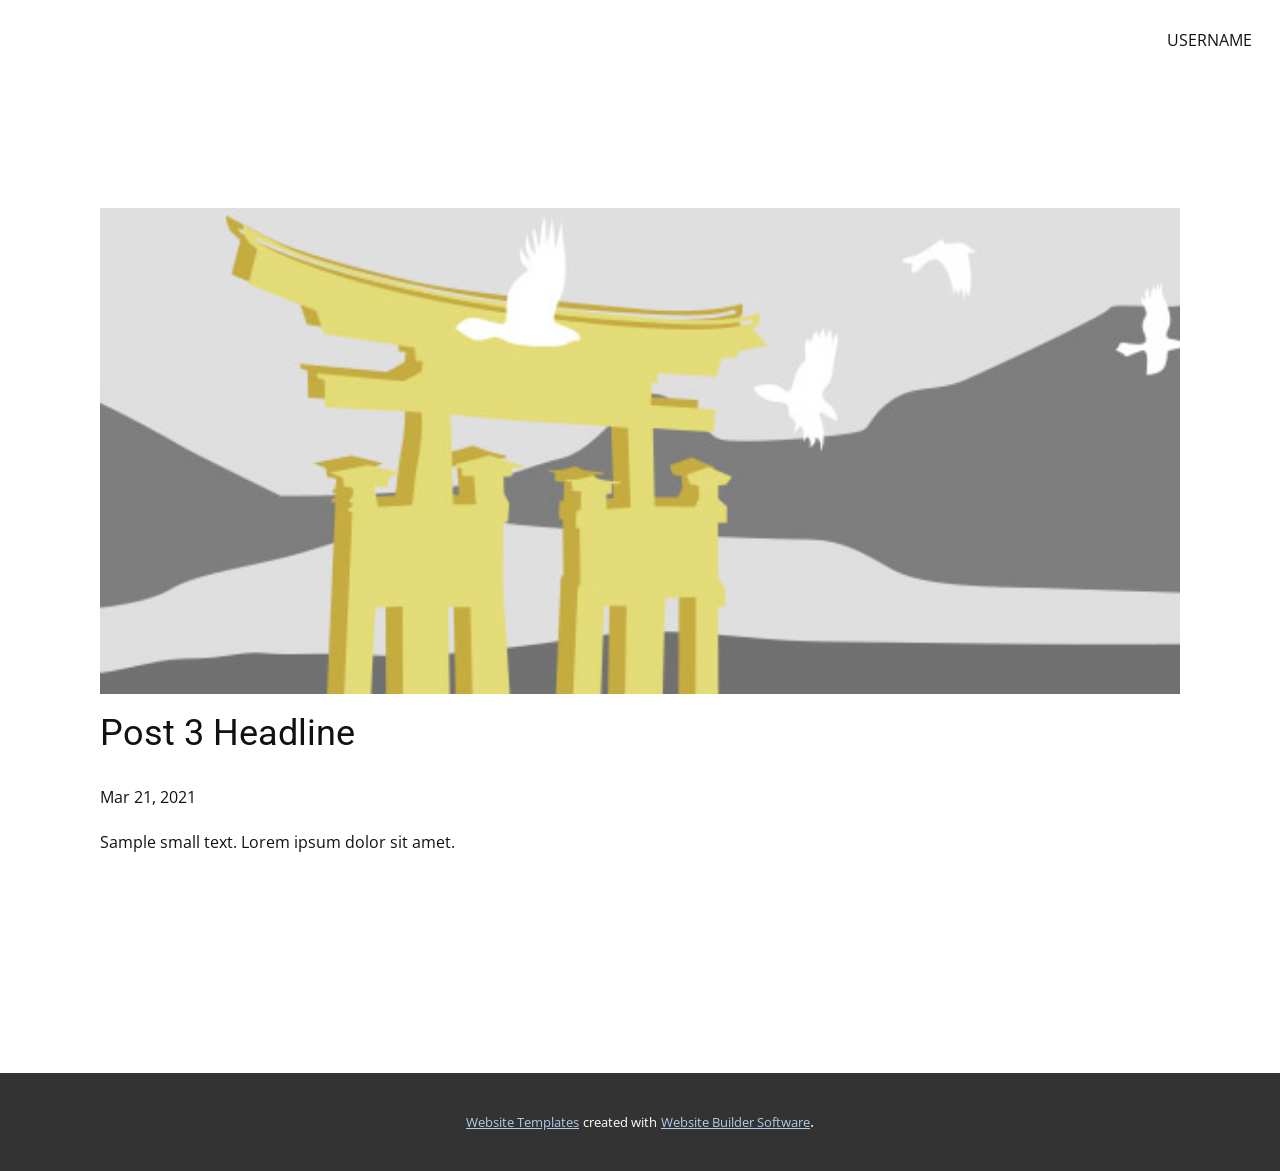
<file: MeetingWebsite/blog/post-2.html>
<!doctype html>
<html style="font-size: 16px;"><head>
    <meta name="viewport" content="width=device-width, initial-scale=1.0">
    <meta charset="utf-8">
    <meta name="keywords" content="Post 1 Headline">
    <meta name="description" content="">
    <meta name="page_type" content="np-template-header-footer-from-plugin">
    <title>Post 3 Headline</title>
    <link rel="stylesheet" href="../nicepage.css" media="screen">
<link rel="stylesheet" href="../Post-Template.css" media="screen">
    <script class="u-script" type="text/javascript" src="../jquery.js" defer=""></script>
    <script class="u-script" type="text/javascript" src="../nicepage.js" defer=""></script>
    <meta name="generator" content="Nicepage 3.9.3, nicepage.com">
    <link id="u-theme-google-font" rel="stylesheet" href="https://fonts.googleapis.com/css?family=Roboto:100,100i,300,300i,400,400i,500,500i,700,700i,900,900i|Open+Sans:300,300i,400,400i,600,600i,700,700i,800,800i">
    
    
    <script type="application/ld+json">{
		"@context": "http://schema.org",
		"@type": "Organization",
		"name": "",
		"url": "index.html"
}</script>
    <meta property="og:title" content="Post Template">
    <meta property="og:type" content="website">
    <meta name="theme-color" content="#478ac9">
    <link rel="canonical" href="../index.html">
    <meta property="og:url" content="index.html">
  </head>
  <body class="u-body"><header class="u-clearfix u-header u-header" id="sec-f636"><div class="u-clearfix u-sheet u-sheet-1">
        <nav class="u-menu u-menu-dropdown u-offcanvas u-menu-1">
          <div class="menu-collapse" style="font-size: 1rem; letter-spacing: 0px;">
            <a class="u-button-style u-custom-left-right-menu-spacing u-custom-padding-bottom u-custom-top-bottom-menu-spacing u-nav-link u-text-active-palette-1-base u-text-hover-palette-2-base" href="#">
              <svg><use xmlns:xlink="http://www.w3.org/1999/xlink" xlink:href="#menu-hamburger"></use></svg>
              <svg version="1.1" xmlns="http://www.w3.org/2000/svg" xmlns:xlink="http://www.w3.org/1999/xlink"><defs><symbol id="menu-hamburger" viewBox="0 0 16 16" style="width: 16px; height: 16px;"><rect y="1" width="16" height="2"></rect><rect y="7" width="16" height="2"></rect><rect y="13" width="16" height="2"></rect>
</symbol>
</defs></svg>
            </a>
          </div>
          <div class="u-custom-menu u-nav-container">
            <ul class="u-nav u-unstyled u-nav-1"><li class="u-nav-item"><a class="u-button-style u-nav-link u-text-active-palette-1-base u-text-hover-palette-2-base" href="../USERNAME.html" style="padding: 10px 20px;">USERNAME</a>
</li></ul>
          </div>
          <div class="u-custom-menu u-nav-container-collapse">
            <div class="u-black u-container-style u-inner-container-layout u-opacity u-opacity-95 u-sidenav">
              <div class="u-sidenav-overflow">
                <div class="u-menu-close"></div>
                <ul class="u-align-center u-nav u-popupmenu-items u-unstyled u-nav-2"><li class="u-nav-item"><a class="u-button-style u-nav-link" href="../USERNAME.html" style="padding: 10px 20px;">USERNAME</a>
</li></ul>
              </div>
            </div>
            <div class="u-black u-menu-overlay u-opacity u-opacity-70"></div>
          </div>
        </nav>
      </div></header>
    <section class="u-align-center u-clearfix u-section-1" id="sec-5002">
      <div class="u-clearfix u-sheet u-valign-middle-md u-valign-middle-sm u-valign-middle-xs u-sheet-1"><!--post_details--><!--post_details_options_json--><!--{"source":""}--><!--/post_details_options_json--><!--blog_post-->
        <div class="u-container-style u-expanded-width u-post-details u-post-details-1">
          <div class="u-container-layout u-valign-middle u-container-layout-1"><!--blog_post_image-->
            <img alt="" class="u-blog-control u-expanded-width u-image u-image-default u-image-1" src="[data-uri]"><!--/blog_post_image--><!--blog_post_header-->
            <h2 class="u-blog-control u-text u-text-1">Post 3 Headline</h2><!--/blog_post_header--><!--blog_post_metadata-->
            <div class="u-blog-control u-metadata u-metadata-1"><!--blog_post_metadata_date-->
              <span class="u-meta-date u-meta-icon">Mar 21, 2021</span><!--/blog_post_metadata_date--><!--blog_post_metadata_category-->
              <!--/blog_post_metadata_category--><!--blog_post_metadata_comments-->
              <!--/blog_post_metadata_comments-->
            </div><!--/blog_post_metadata--><!--blog_post_content-->
            <div class="u-align-justify u-blog-control u-post-content u-text u-text-2 fr-view">
  Sample small text. Lorem ipsum dolor sit amet.
  </div><!--/blog_post_content-->
          </div>
        </div><!--/blog_post--><!--/post_details-->
      </div>
    </section>
    
    
    <footer class="u-align-left u-clearfix u-footer" id="sec-f1f1"><div class="u-clearfix u-sheet u-sheet-1"></div></footer>
    <section class="u-backlink u-clearfix u-grey-80">
      <a class="u-link" href="https://nicepage.com/website-templates" target="_blank">
        <span>Website Templates</span>
      </a>
      <p class="u-text">
        <span>created with</span>
      </p>
      <a class="u-link" href="https://nicepage.com/" target="_blank">
        <span>Website Builder Software</span>
      </a>. 
    </section>
  
</body></html>
</file>
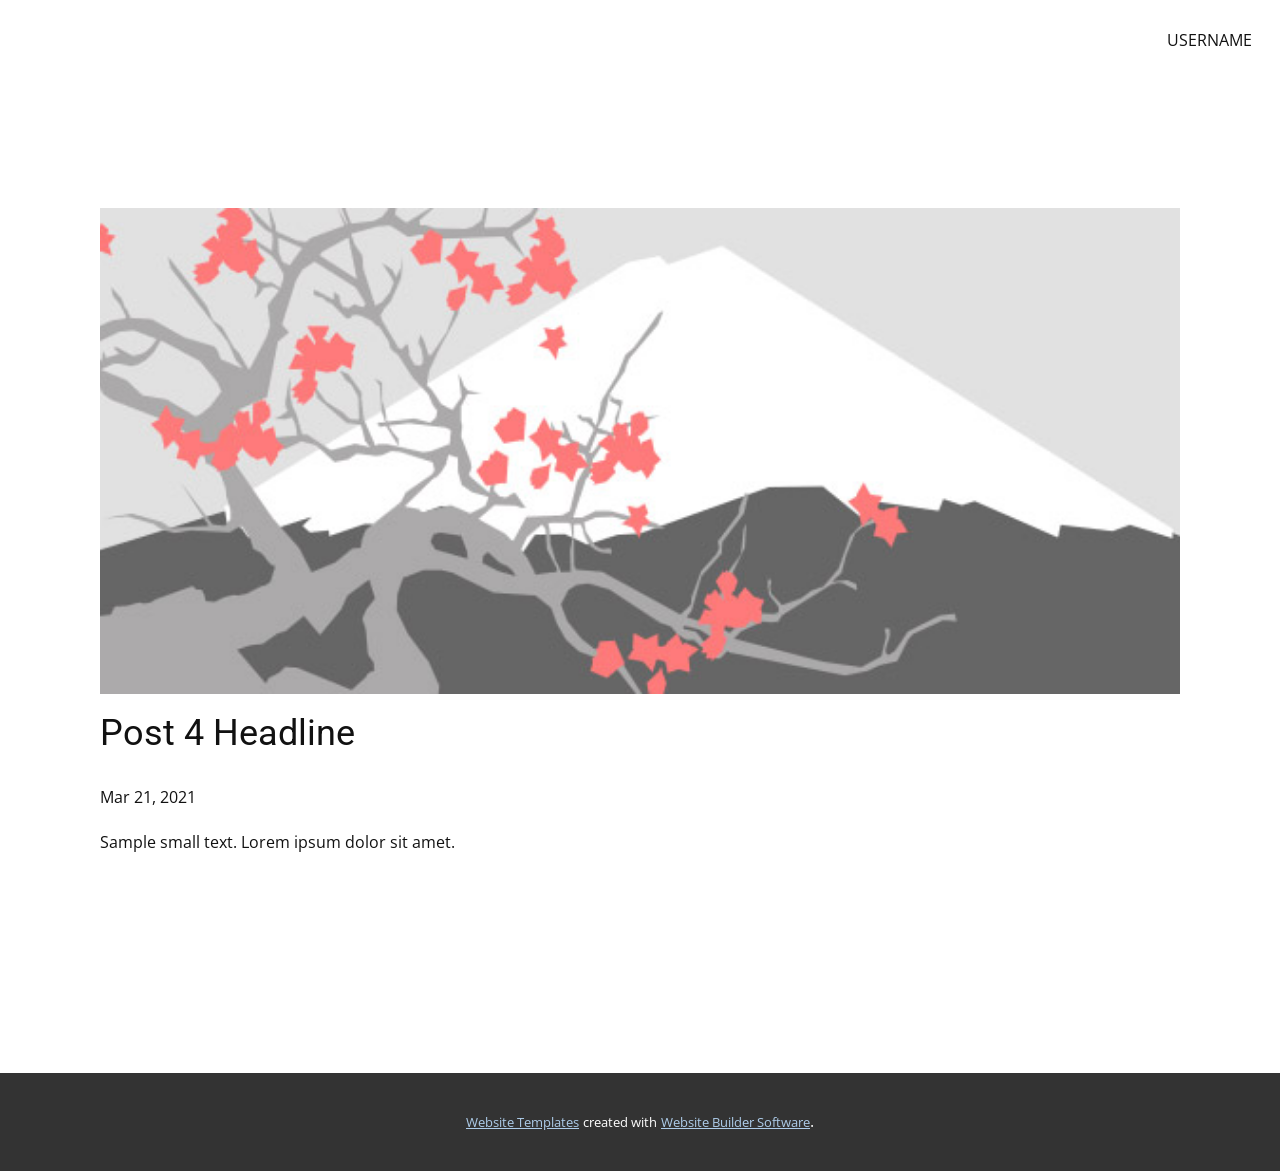
<file: MeetingWebsite/blog/post-3.html>
<!doctype html>
<html style="font-size: 16px;"><head>
    <meta name="viewport" content="width=device-width, initial-scale=1.0">
    <meta charset="utf-8">
    <meta name="keywords" content="Post 1 Headline">
    <meta name="description" content="">
    <meta name="page_type" content="np-template-header-footer-from-plugin">
    <title>Post 4 Headline</title>
    <link rel="stylesheet" href="../nicepage.css" media="screen">
<link rel="stylesheet" href="../Post-Template.css" media="screen">
    <script class="u-script" type="text/javascript" src="../jquery.js" defer=""></script>
    <script class="u-script" type="text/javascript" src="../nicepage.js" defer=""></script>
    <meta name="generator" content="Nicepage 3.9.3, nicepage.com">
    <link id="u-theme-google-font" rel="stylesheet" href="https://fonts.googleapis.com/css?family=Roboto:100,100i,300,300i,400,400i,500,500i,700,700i,900,900i|Open+Sans:300,300i,400,400i,600,600i,700,700i,800,800i">
    
    
    <script type="application/ld+json">{
		"@context": "http://schema.org",
		"@type": "Organization",
		"name": "",
		"url": "index.html"
}</script>
    <meta property="og:title" content="Post Template">
    <meta property="og:type" content="website">
    <meta name="theme-color" content="#478ac9">
    <link rel="canonical" href="../index.html">
    <meta property="og:url" content="index.html">
  </head>
  <body class="u-body"><header class="u-clearfix u-header u-header" id="sec-f636"><div class="u-clearfix u-sheet u-sheet-1">
        <nav class="u-menu u-menu-dropdown u-offcanvas u-menu-1">
          <div class="menu-collapse" style="font-size: 1rem; letter-spacing: 0px;">
            <a class="u-button-style u-custom-left-right-menu-spacing u-custom-padding-bottom u-custom-top-bottom-menu-spacing u-nav-link u-text-active-palette-1-base u-text-hover-palette-2-base" href="#">
              <svg><use xmlns:xlink="http://www.w3.org/1999/xlink" xlink:href="#menu-hamburger"></use></svg>
              <svg version="1.1" xmlns="http://www.w3.org/2000/svg" xmlns:xlink="http://www.w3.org/1999/xlink"><defs><symbol id="menu-hamburger" viewBox="0 0 16 16" style="width: 16px; height: 16px;"><rect y="1" width="16" height="2"></rect><rect y="7" width="16" height="2"></rect><rect y="13" width="16" height="2"></rect>
</symbol>
</defs></svg>
            </a>
          </div>
          <div class="u-custom-menu u-nav-container">
            <ul class="u-nav u-unstyled u-nav-1"><li class="u-nav-item"><a class="u-button-style u-nav-link u-text-active-palette-1-base u-text-hover-palette-2-base" href="../USERNAME.html" style="padding: 10px 20px;">USERNAME</a>
</li></ul>
          </div>
          <div class="u-custom-menu u-nav-container-collapse">
            <div class="u-black u-container-style u-inner-container-layout u-opacity u-opacity-95 u-sidenav">
              <div class="u-sidenav-overflow">
                <div class="u-menu-close"></div>
                <ul class="u-align-center u-nav u-popupmenu-items u-unstyled u-nav-2"><li class="u-nav-item"><a class="u-button-style u-nav-link" href="../USERNAME.html" style="padding: 10px 20px;">USERNAME</a>
</li></ul>
              </div>
            </div>
            <div class="u-black u-menu-overlay u-opacity u-opacity-70"></div>
          </div>
        </nav>
      </div></header>
    <section class="u-align-center u-clearfix u-section-1" id="sec-5002">
      <div class="u-clearfix u-sheet u-valign-middle-md u-valign-middle-sm u-valign-middle-xs u-sheet-1"><!--post_details--><!--post_details_options_json--><!--{"source":""}--><!--/post_details_options_json--><!--blog_post-->
        <div class="u-container-style u-expanded-width u-post-details u-post-details-1">
          <div class="u-container-layout u-valign-middle u-container-layout-1"><!--blog_post_image-->
            <img alt="" class="u-blog-control u-expanded-width u-image u-image-default u-image-1" src="[data-uri]"><!--/blog_post_image--><!--blog_post_header-->
            <h2 class="u-blog-control u-text u-text-1">Post 4 Headline</h2><!--/blog_post_header--><!--blog_post_metadata-->
            <div class="u-blog-control u-metadata u-metadata-1"><!--blog_post_metadata_date-->
              <span class="u-meta-date u-meta-icon">Mar 21, 2021</span><!--/blog_post_metadata_date--><!--blog_post_metadata_category-->
              <!--/blog_post_metadata_category--><!--blog_post_metadata_comments-->
              <!--/blog_post_metadata_comments-->
            </div><!--/blog_post_metadata--><!--blog_post_content-->
            <div class="u-align-justify u-blog-control u-post-content u-text u-text-2 fr-view">
  Sample small text. Lorem ipsum dolor sit amet.
  </div><!--/blog_post_content-->
          </div>
        </div><!--/blog_post--><!--/post_details-->
      </div>
    </section>
    
    
    <footer class="u-align-left u-clearfix u-footer" id="sec-f1f1"><div class="u-clearfix u-sheet u-sheet-1"></div></footer>
    <section class="u-backlink u-clearfix u-grey-80">
      <a class="u-link" href="https://nicepage.com/website-templates" target="_blank">
        <span>Website Templates</span>
      </a>
      <p class="u-text">
        <span>created with</span>
      </p>
      <a class="u-link" href="https://nicepage.com/" target="_blank">
        <span>Website Builder Software</span>
      </a>. 
    </section>
  
</body></html>
</file>
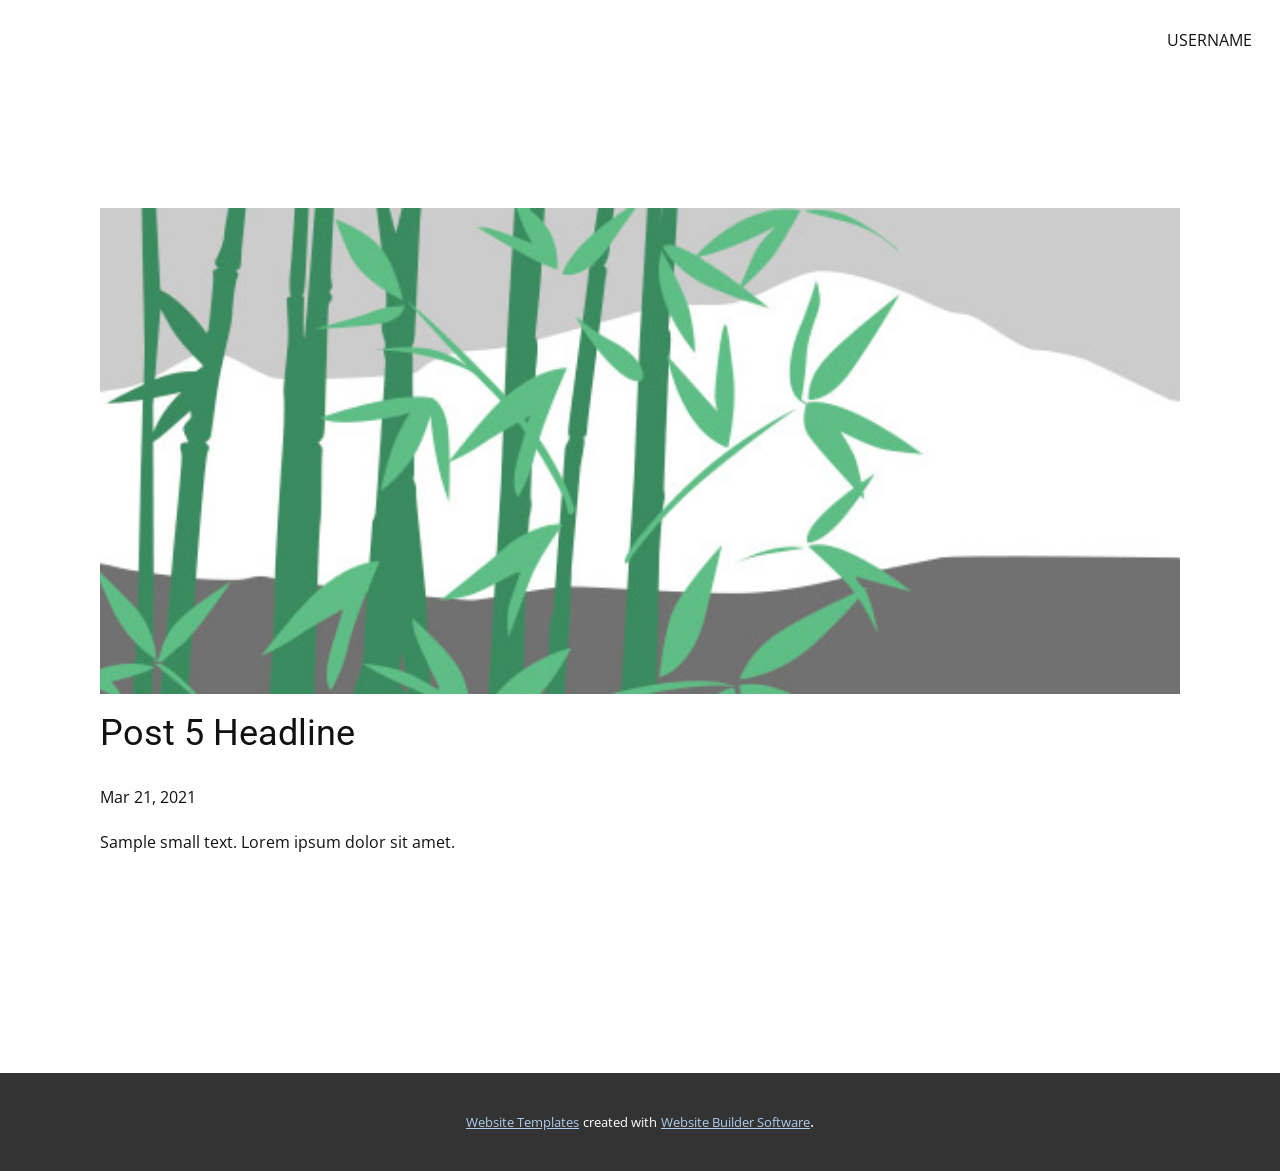
<file: MeetingWebsite/blog/post-4.html>
<!doctype html>
<html style="font-size: 16px;"><head>
    <meta name="viewport" content="width=device-width, initial-scale=1.0">
    <meta charset="utf-8">
    <meta name="keywords" content="Post 1 Headline">
    <meta name="description" content="">
    <meta name="page_type" content="np-template-header-footer-from-plugin">
    <title>Post 5 Headline</title>
    <link rel="stylesheet" href="../nicepage.css" media="screen">
<link rel="stylesheet" href="../Post-Template.css" media="screen">
    <script class="u-script" type="text/javascript" src="../jquery.js" defer=""></script>
    <script class="u-script" type="text/javascript" src="../nicepage.js" defer=""></script>
    <meta name="generator" content="Nicepage 3.9.3, nicepage.com">
    <link id="u-theme-google-font" rel="stylesheet" href="https://fonts.googleapis.com/css?family=Roboto:100,100i,300,300i,400,400i,500,500i,700,700i,900,900i|Open+Sans:300,300i,400,400i,600,600i,700,700i,800,800i">
    
    
    <script type="application/ld+json">{
		"@context": "http://schema.org",
		"@type": "Organization",
		"name": "",
		"url": "index.html"
}</script>
    <meta property="og:title" content="Post Template">
    <meta property="og:type" content="website">
    <meta name="theme-color" content="#478ac9">
    <link rel="canonical" href="../index.html">
    <meta property="og:url" content="index.html">
  </head>
  <body class="u-body"><header class="u-clearfix u-header u-header" id="sec-f636"><div class="u-clearfix u-sheet u-sheet-1">
        <nav class="u-menu u-menu-dropdown u-offcanvas u-menu-1">
          <div class="menu-collapse" style="font-size: 1rem; letter-spacing: 0px;">
            <a class="u-button-style u-custom-left-right-menu-spacing u-custom-padding-bottom u-custom-top-bottom-menu-spacing u-nav-link u-text-active-palette-1-base u-text-hover-palette-2-base" href="#">
              <svg><use xmlns:xlink="http://www.w3.org/1999/xlink" xlink:href="#menu-hamburger"></use></svg>
              <svg version="1.1" xmlns="http://www.w3.org/2000/svg" xmlns:xlink="http://www.w3.org/1999/xlink"><defs><symbol id="menu-hamburger" viewBox="0 0 16 16" style="width: 16px; height: 16px;"><rect y="1" width="16" height="2"></rect><rect y="7" width="16" height="2"></rect><rect y="13" width="16" height="2"></rect>
</symbol>
</defs></svg>
            </a>
          </div>
          <div class="u-custom-menu u-nav-container">
            <ul class="u-nav u-unstyled u-nav-1"><li class="u-nav-item"><a class="u-button-style u-nav-link u-text-active-palette-1-base u-text-hover-palette-2-base" href="../USERNAME.html" style="padding: 10px 20px;">USERNAME</a>
</li></ul>
          </div>
          <div class="u-custom-menu u-nav-container-collapse">
            <div class="u-black u-container-style u-inner-container-layout u-opacity u-opacity-95 u-sidenav">
              <div class="u-sidenav-overflow">
                <div class="u-menu-close"></div>
                <ul class="u-align-center u-nav u-popupmenu-items u-unstyled u-nav-2"><li class="u-nav-item"><a class="u-button-style u-nav-link" href="../USERNAME.html" style="padding: 10px 20px;">USERNAME</a>
</li></ul>
              </div>
            </div>
            <div class="u-black u-menu-overlay u-opacity u-opacity-70"></div>
          </div>
        </nav>
      </div></header>
    <section class="u-align-center u-clearfix u-section-1" id="sec-5002">
      <div class="u-clearfix u-sheet u-valign-middle-md u-valign-middle-sm u-valign-middle-xs u-sheet-1"><!--post_details--><!--post_details_options_json--><!--{"source":""}--><!--/post_details_options_json--><!--blog_post-->
        <div class="u-container-style u-expanded-width u-post-details u-post-details-1">
          <div class="u-container-layout u-valign-middle u-container-layout-1"><!--blog_post_image-->
            <img alt="" class="u-blog-control u-expanded-width u-image u-image-default u-image-1" src="[data-uri]"><!--/blog_post_image--><!--blog_post_header-->
            <h2 class="u-blog-control u-text u-text-1">Post 5 Headline</h2><!--/blog_post_header--><!--blog_post_metadata-->
            <div class="u-blog-control u-metadata u-metadata-1"><!--blog_post_metadata_date-->
              <span class="u-meta-date u-meta-icon">Mar 21, 2021</span><!--/blog_post_metadata_date--><!--blog_post_metadata_category-->
              <!--/blog_post_metadata_category--><!--blog_post_metadata_comments-->
              <!--/blog_post_metadata_comments-->
            </div><!--/blog_post_metadata--><!--blog_post_content-->
            <div class="u-align-justify u-blog-control u-post-content u-text u-text-2 fr-view">
  Sample small text. Lorem ipsum dolor sit amet.
  </div><!--/blog_post_content-->
          </div>
        </div><!--/blog_post--><!--/post_details-->
      </div>
    </section>
    
    
    <footer class="u-align-left u-clearfix u-footer" id="sec-f1f1"><div class="u-clearfix u-sheet u-sheet-1"></div></footer>
    <section class="u-backlink u-clearfix u-grey-80">
      <a class="u-link" href="https://nicepage.com/website-templates" target="_blank">
        <span>Website Templates</span>
      </a>
      <p class="u-text">
        <span>created with</span>
      </p>
      <a class="u-link" href="https://nicepage.com/" target="_blank">
        <span>Website Builder Software</span>
      </a>. 
    </section>
  
</body></html>
</file>
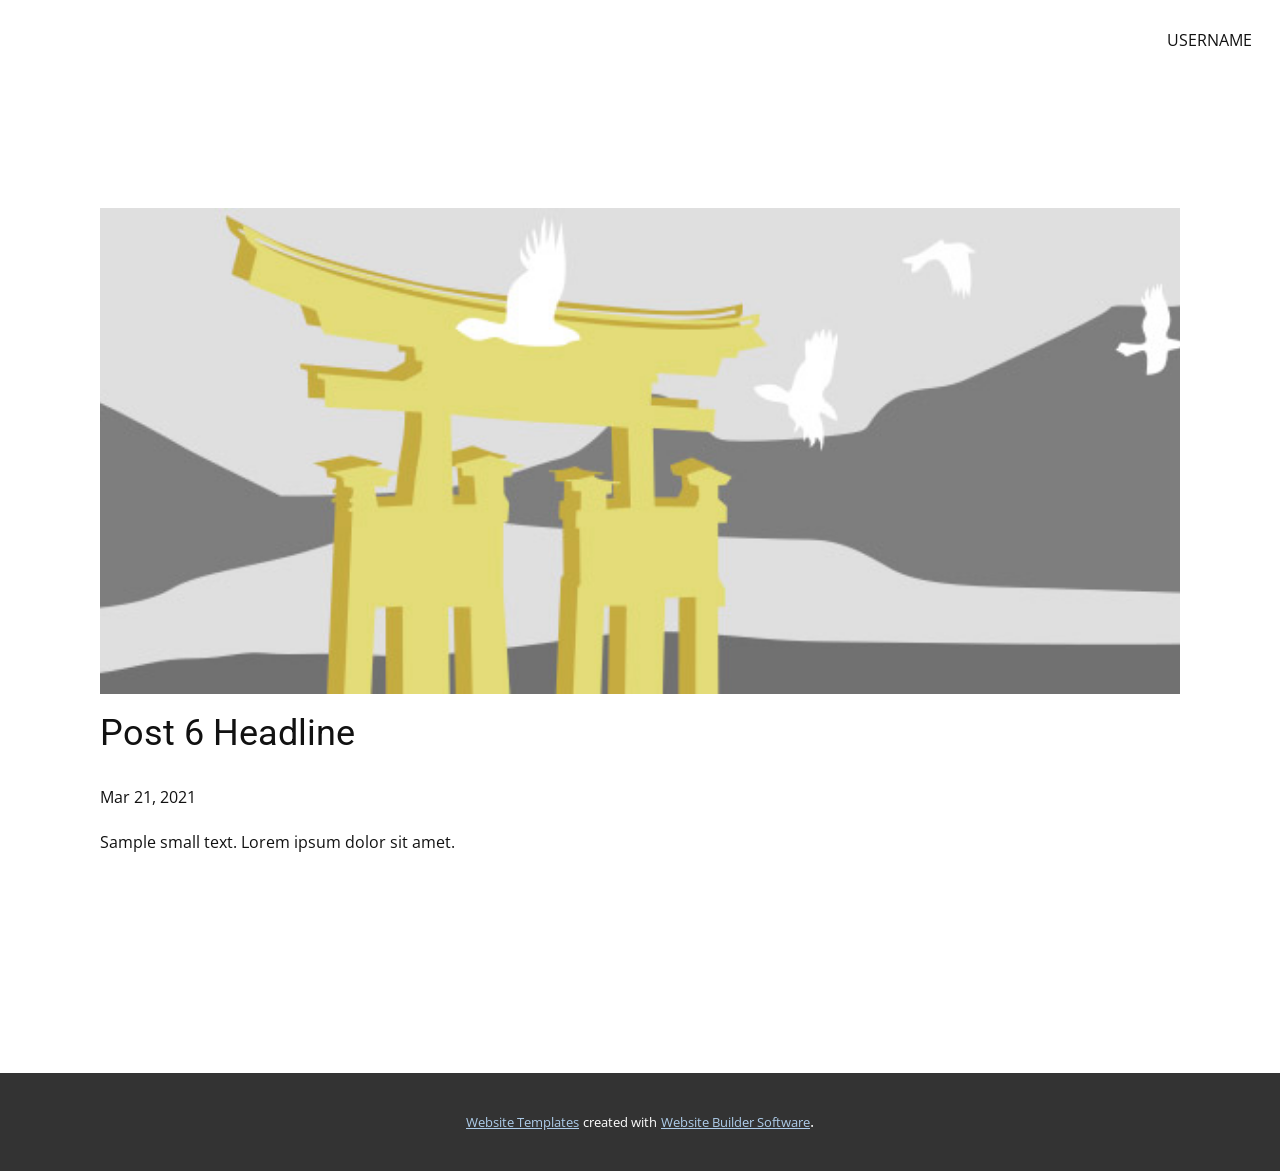
<file: MeetingWebsite/blog/post-5.html>
<!doctype html>
<html style="font-size: 16px;"><head>
    <meta name="viewport" content="width=device-width, initial-scale=1.0">
    <meta charset="utf-8">
    <meta name="keywords" content="Post 1 Headline">
    <meta name="description" content="">
    <meta name="page_type" content="np-template-header-footer-from-plugin">
    <title>Post 6 Headline</title>
    <link rel="stylesheet" href="../nicepage.css" media="screen">
<link rel="stylesheet" href="../Post-Template.css" media="screen">
    <script class="u-script" type="text/javascript" src="../jquery.js" defer=""></script>
    <script class="u-script" type="text/javascript" src="../nicepage.js" defer=""></script>
    <meta name="generator" content="Nicepage 3.9.3, nicepage.com">
    <link id="u-theme-google-font" rel="stylesheet" href="https://fonts.googleapis.com/css?family=Roboto:100,100i,300,300i,400,400i,500,500i,700,700i,900,900i|Open+Sans:300,300i,400,400i,600,600i,700,700i,800,800i">
    
    
    <script type="application/ld+json">{
		"@context": "http://schema.org",
		"@type": "Organization",
		"name": "",
		"url": "index.html"
}</script>
    <meta property="og:title" content="Post Template">
    <meta property="og:type" content="website">
    <meta name="theme-color" content="#478ac9">
    <link rel="canonical" href="../index.html">
    <meta property="og:url" content="index.html">
  </head>
  <body class="u-body"><header class="u-clearfix u-header u-header" id="sec-f636"><div class="u-clearfix u-sheet u-sheet-1">
        <nav class="u-menu u-menu-dropdown u-offcanvas u-menu-1">
          <div class="menu-collapse" style="font-size: 1rem; letter-spacing: 0px;">
            <a class="u-button-style u-custom-left-right-menu-spacing u-custom-padding-bottom u-custom-top-bottom-menu-spacing u-nav-link u-text-active-palette-1-base u-text-hover-palette-2-base" href="#">
              <svg><use xmlns:xlink="http://www.w3.org/1999/xlink" xlink:href="#menu-hamburger"></use></svg>
              <svg version="1.1" xmlns="http://www.w3.org/2000/svg" xmlns:xlink="http://www.w3.org/1999/xlink"><defs><symbol id="menu-hamburger" viewBox="0 0 16 16" style="width: 16px; height: 16px;"><rect y="1" width="16" height="2"></rect><rect y="7" width="16" height="2"></rect><rect y="13" width="16" height="2"></rect>
</symbol>
</defs></svg>
            </a>
          </div>
          <div class="u-custom-menu u-nav-container">
            <ul class="u-nav u-unstyled u-nav-1"><li class="u-nav-item"><a class="u-button-style u-nav-link u-text-active-palette-1-base u-text-hover-palette-2-base" href="../USERNAME.html" style="padding: 10px 20px;">USERNAME</a>
</li></ul>
          </div>
          <div class="u-custom-menu u-nav-container-collapse">
            <div class="u-black u-container-style u-inner-container-layout u-opacity u-opacity-95 u-sidenav">
              <div class="u-sidenav-overflow">
                <div class="u-menu-close"></div>
                <ul class="u-align-center u-nav u-popupmenu-items u-unstyled u-nav-2"><li class="u-nav-item"><a class="u-button-style u-nav-link" href="../USERNAME.html" style="padding: 10px 20px;">USERNAME</a>
</li></ul>
              </div>
            </div>
            <div class="u-black u-menu-overlay u-opacity u-opacity-70"></div>
          </div>
        </nav>
      </div></header>
    <section class="u-align-center u-clearfix u-section-1" id="sec-5002">
      <div class="u-clearfix u-sheet u-valign-middle-md u-valign-middle-sm u-valign-middle-xs u-sheet-1"><!--post_details--><!--post_details_options_json--><!--{"source":""}--><!--/post_details_options_json--><!--blog_post-->
        <div class="u-container-style u-expanded-width u-post-details u-post-details-1">
          <div class="u-container-layout u-valign-middle u-container-layout-1"><!--blog_post_image-->
            <img alt="" class="u-blog-control u-expanded-width u-image u-image-default u-image-1" src="[data-uri]"><!--/blog_post_image--><!--blog_post_header-->
            <h2 class="u-blog-control u-text u-text-1">Post 6 Headline</h2><!--/blog_post_header--><!--blog_post_metadata-->
            <div class="u-blog-control u-metadata u-metadata-1"><!--blog_post_metadata_date-->
              <span class="u-meta-date u-meta-icon">Mar 21, 2021</span><!--/blog_post_metadata_date--><!--blog_post_metadata_category-->
              <!--/blog_post_metadata_category--><!--blog_post_metadata_comments-->
              <!--/blog_post_metadata_comments-->
            </div><!--/blog_post_metadata--><!--blog_post_content-->
            <div class="u-align-justify u-blog-control u-post-content u-text u-text-2 fr-view">
  Sample small text. Lorem ipsum dolor sit amet.
  </div><!--/blog_post_content-->
          </div>
        </div><!--/blog_post--><!--/post_details-->
      </div>
    </section>
    
    
    <footer class="u-align-left u-clearfix u-footer" id="sec-f1f1"><div class="u-clearfix u-sheet u-sheet-1"></div></footer>
    <section class="u-backlink u-clearfix u-grey-80">
      <a class="u-link" href="https://nicepage.com/website-templates" target="_blank">
        <span>Website Templates</span>
      </a>
      <p class="u-text">
        <span>created with</span>
      </p>
      <a class="u-link" href="https://nicepage.com/" target="_blank">
        <span>Website Builder Software</span>
      </a>. 
    </section>
  
</body></html>
</file>
